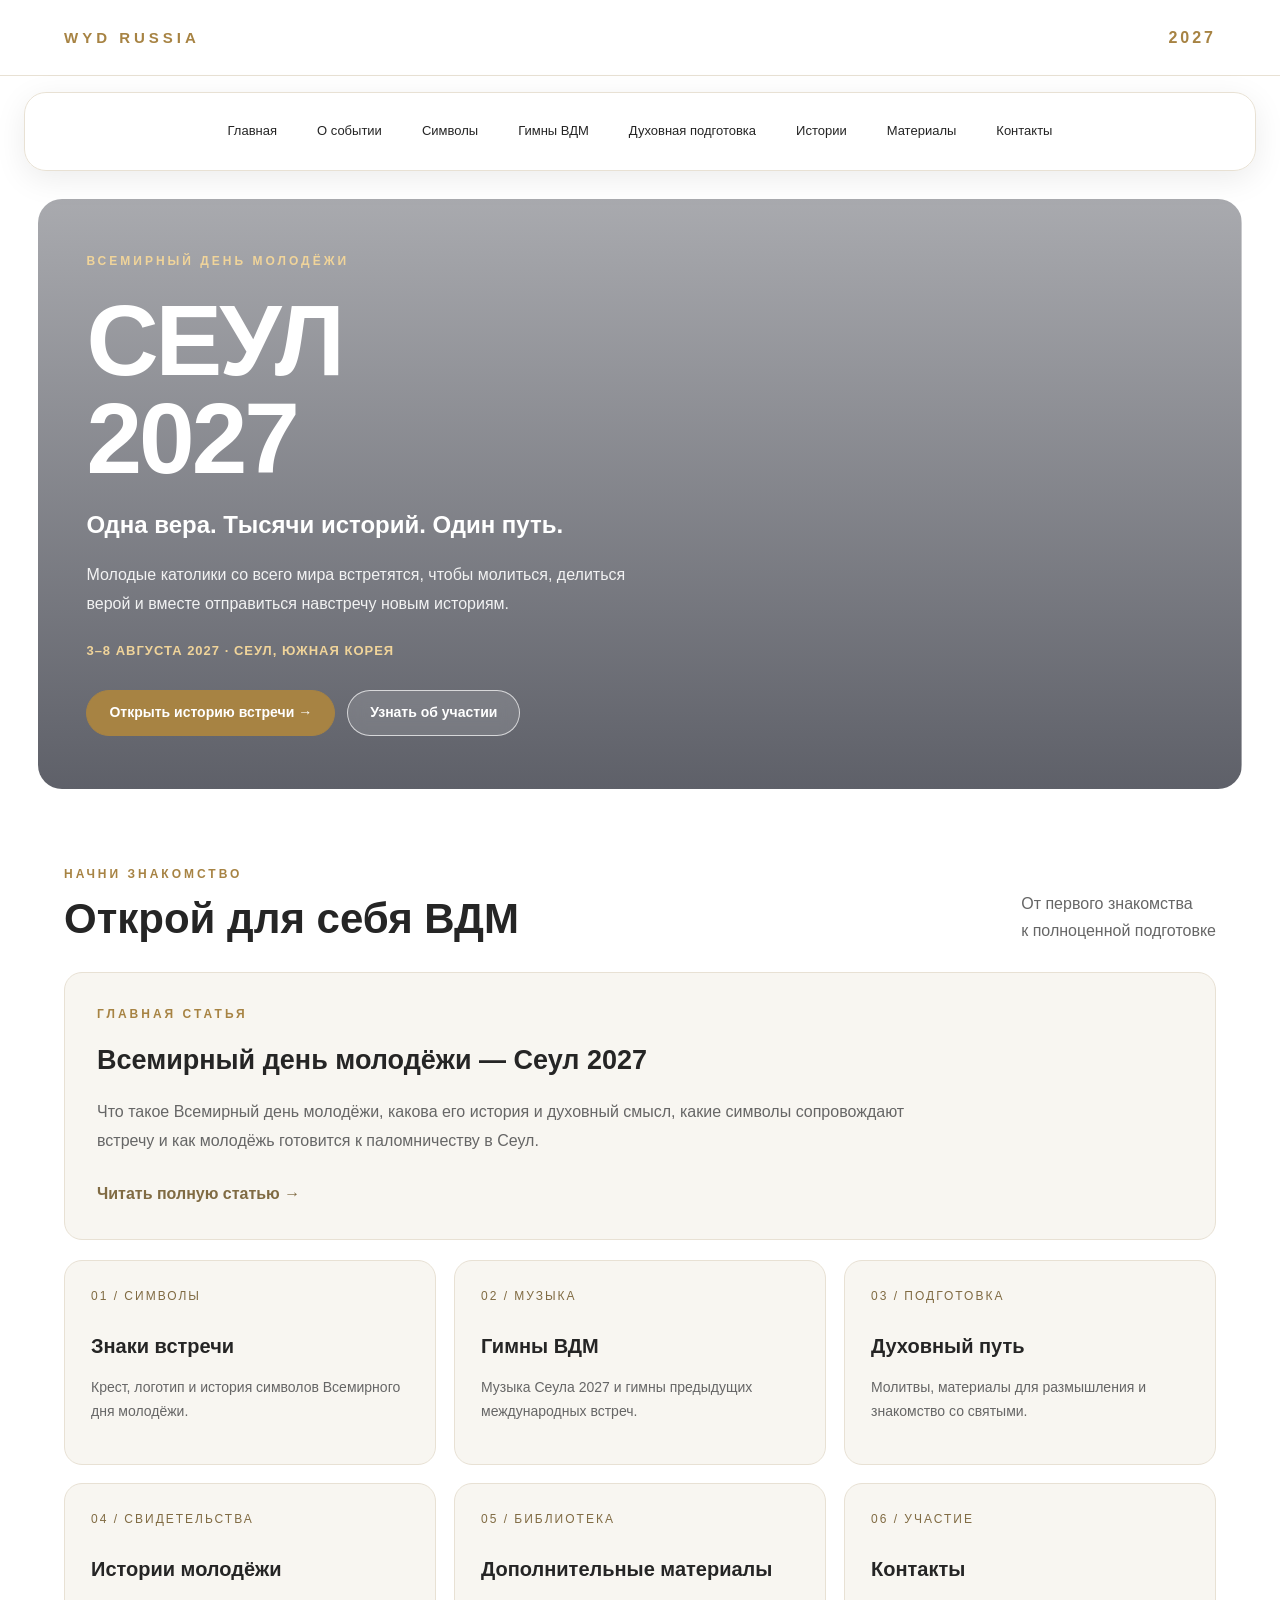
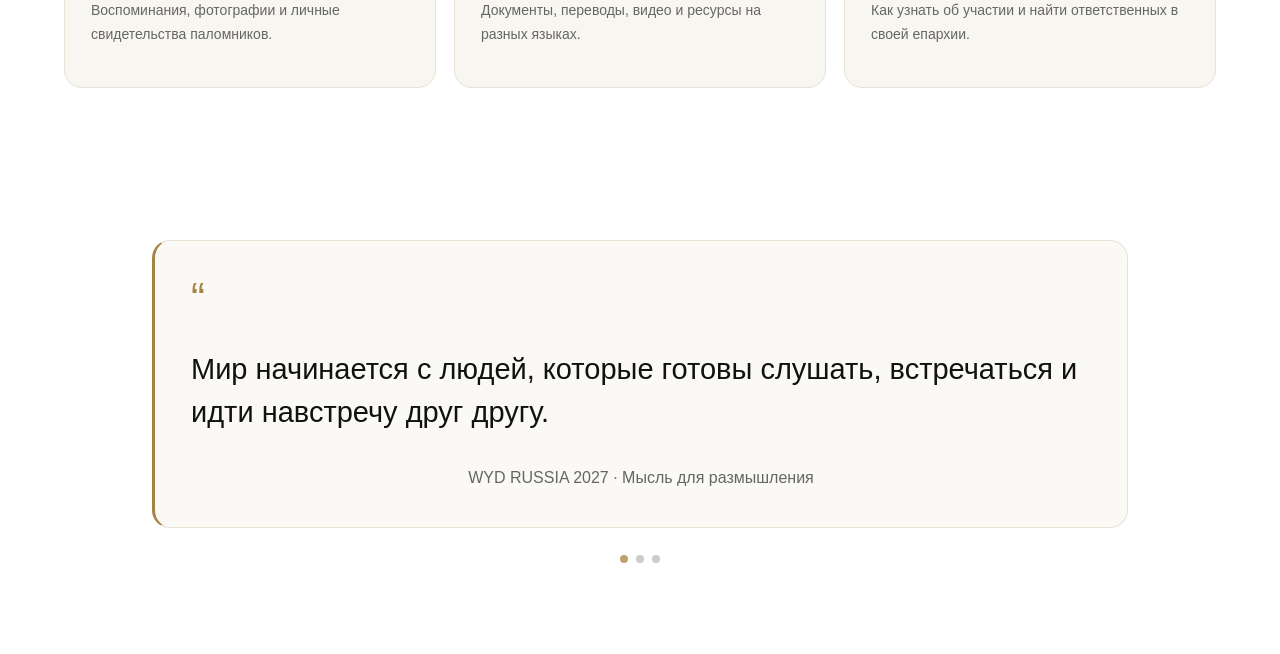
<file: index.html>
<!DOCTYPE html>
<head>
    <meta charset="UTF-8">
    <meta name="viewport" content="width=device-width, initial-scale=1.0">
    <meta name="theme-color" content="#FFFFFF">
    <meta name="description" content="WYD RUSSIA 2027 — информационный site о Всемирном дне молодёжи в Сеуле.">

    <title>WYD RUSSIA 2027 — Сеул</title>

    <!-- Подключаем ваш локальный файл стилей Swiper из папки static -->
    <link rel="stylesheet" href="/swiper.css" />
    <!-- Подключаем ваши стили проекта -->
    <link rel="stylesheet" href="/style.css">
</head>



<body>

<!-- ШАПКА -->
<header class="header">
    <a class="brand" href="/">WYD RUSSIA</a>

    <div class="header-right">
        <div class="year">2027</div>
    </div>
</header>

<!-- ГЛАВНОЕ МЕНЮ -->
<nav class="nav" aria-label="Главное меню">
    <ul>
        <li><a href="/" class="active">Главная</a></li>
        <li><a href="/about">О событии</a></li>
        <li><a href="/symbols">Символы</a></li>
        <li><a href="/music">Гимны ВДМ</a></li>
        <li><a href="/spiritual">Духовная подготовка</a></li>
        <li><a href="/stories">Истории</a></li>
        <li><a href="/materials">Материалы</a></li>
        <li><a href="/contacts">Контакты</a></li>
    </ul>
</nav>

<main>

    <!-- ГЛАВНЫЙ ЭКРАН -->
    <section class="hero">
        <div class="hero-content">

            <div class="eyebrow">
                Всемирный день молодёжи
            </div>

            <h1>СЕУЛ<br>2027</h1>

            <div class="side-label">
                Одна вера. Тысячи историй. Один путь.
            </div>

            <p class="hero-description">
                Молодые католики со всего мира встретятся,
                чтобы молиться, делиться верой и вместе
                отправиться навстречу новым историям.
            </p>

            <div class="date">
                3–8 АВГУСТА 2027 · СЕУЛ, ЮЖНАЯ КОРЕЯ
            </div>

            <div class="actions">
                <a class="button button-primary" href="/about">
                    Открыть историю встречи →
                </a>

                <a class="button button-secondary" href="/contacts">
                    Узнать об участии
                </a>
            </div>

        </div>
    </section>

    <!-- ЗНАКОМСТВО С ВДМ -->
    <section class="section">

        <div class="section-heading">
            <div>
                <div class="eyebrow">Начни знакомство</div>
                <h2>Открой для себя ВДМ</h2>
            </div>

            <div class="section-description">
                От первого знакомства<br>
                к полноценной подготовке
            </div>
        </div>

        <!-- ГЛАВНАЯ СТАТЬЯ -->
        <article class="article-card">
            <div class="eyebrow">Главная статья</div>

            <h3>Всемирный день молодёжи — Сеул 2027</h3>

            <p>
                Что такое Всемирный день молодёжи, какова его история
                и духовный смысл, какие символы сопровождают встречу
                и как молодёжь готовится к паломничеству в Сеул.
            </p>

            <a class="text-link" href="/about">
                Читать полную статью →
            </a>
        </article>

        <!-- КАРТОЧКИ РАЗДЕЛОВ -->
        <div class="cards">

            <a class="feature" href="/symbols">
                <div class="feature-number">01 / СИМВОЛЫ</div>
                <h3>Знаки встречи</h3>
                <p>
                    Крест, логотип и история символов
                    Всемирного дня молодёжи.
                </p>
            </a>

            <a class="feature" href="/music">
                <div class="feature-number">02 / МУЗЫКА</div>
                <h3>Гимны ВДМ</h3>
                <p>
                    Музыка Сеула 2027 и гимны предыдущих
                    международных встреч.
                </p>
            </a>

            <a class="feature" href="/spiritual">
                <div class="feature-number">03 / ПОДГОТОВКА</div>
                <h3>Духовный путь</h3>
                <p>
                    Молитвы, материалы для размышления
                    и знакомство со святыми.
                </p>
            </a>

            <a class="feature" href="/stories">
                <div class="feature-number">04 / СВИДЕТЕЛЬСТВА</div>
                <h3>Истории молодёжи</h3>
                <p>
                    Воспоминания, фотографии и личные
                    свидетельства паломников.
                </p>
            </a>

            <a class="feature" href="/materials">
                <div class="feature-number">05 / БИБЛИОТЕКА</div>
                <h3>Дополнительные материалы</h3>
                <p>
                    Документы, переводы, видео и ресурсы
                    на разных языках.
                </p>
            </a>

            <a class="feature" href="/contacts">
                <div class="feature-number">06 / УЧАСТИЕ</div>
                <h3>Контакты</h3>
                <p>
                    Как узнать об участии и найти ответственных
                    в своей епархии.
                </p>
            </a>

        </div>
    </section>

    <!-- ЦИТАТЫ (СЛАЙДЕР) -->
    <!-- ЦИТАТЫ (СЛАЙДЕР) -->
    <section class="section">
        <div class="swiper mySwiper">
            <div class="swiper-wrapper">

                <!-- Карточка 1 -->
                <div class="swiper-slide">
                    <div class="quote">
                        <div class="quote-mark">“</div>
                        <p style="color: #111111 !important; display: block !important;">Мир начинается с людей, которые готовы слушать, встречаться и идти навстречу друг другу.</p>
                        <div class="section-description" style="color: #666666 !important; text-align: center !important;">WYD RUSSIA 2027 · Мысль для размышления</div>
                    </div>
                </div>

                <!-- Карточка 2 (ИСПРАВЛЕНА: добавлен принудительный показ текста) -->
                <div class="swiper-slide">
                    <div class="quote">
                        <div class="quote-mark">“</div>
                        <p style="color: #111111 !important; display: block !important;">Не бойтесь мечтать о великом! Будьте теми, кто строит мосты, а не возводит стены между народами.</p>
                        <div class="section-description" style="color: #666666 !important; text-align: center !important;">Папа Франциск · Обращение к молодёжи</div>
                    </div>
                </div>

                <!-- Карточка 3 -->
                <div class="swiper-slide">
                    <div class="quote">
                        <div class="quote-mark">“</div>
                        <p style="color: #111111 !important; display: block !important;">Дорогие молодые люди, Церковь нуждается в вашем энтузиазме, вашей радости и вашем желании изменить мир.</p>
                        <div class="section-description" style="color: #666666 !important; text-align: center !important;">Папа Франциск · ВДМ Сеул 2027</div>
                    </div>
                </div>

            </div>
            <!-- Индикаторы-точки под слайдером -->
            <div class="swiper-pagination"></div>
        </div>
    </section>



</main>

<!-- Идеально точная ссылка на скрипты слайдера (без зависаний) -->
</main>

<!-- Подключаем ваш локальный файл скрипта Swiper из папки static -->
<script src="/swiper.js"></script>

<script>
    const swiper = new Swiper('.mySwiper', {
        grabCursor: true,
        slidesPerView: 1,
        spaceBetween: 0, /* Для эффекта fade расстояние между слайдами делаем нулевым */

        // 🌟 ВКЛЮЧАЕМ ЭФФЕКТ ПЛАВНОГО ЗАТУХАНИЯ И ПОЯВЛЕНИЯ
        effect: 'fade',
        fadeEffect: {
            crossFade: true /* Карточки будут плавно растворяться друг в друге */
        },

        pagination: {
            el: '.swiper-pagination',
            clickable: true,
        },

        // Помогает слайдеру правильно пересчитать размеры карточек при загрузке
        observer: true,
        observeParents: true,
    });
</script>


</body>
</html>
</file>
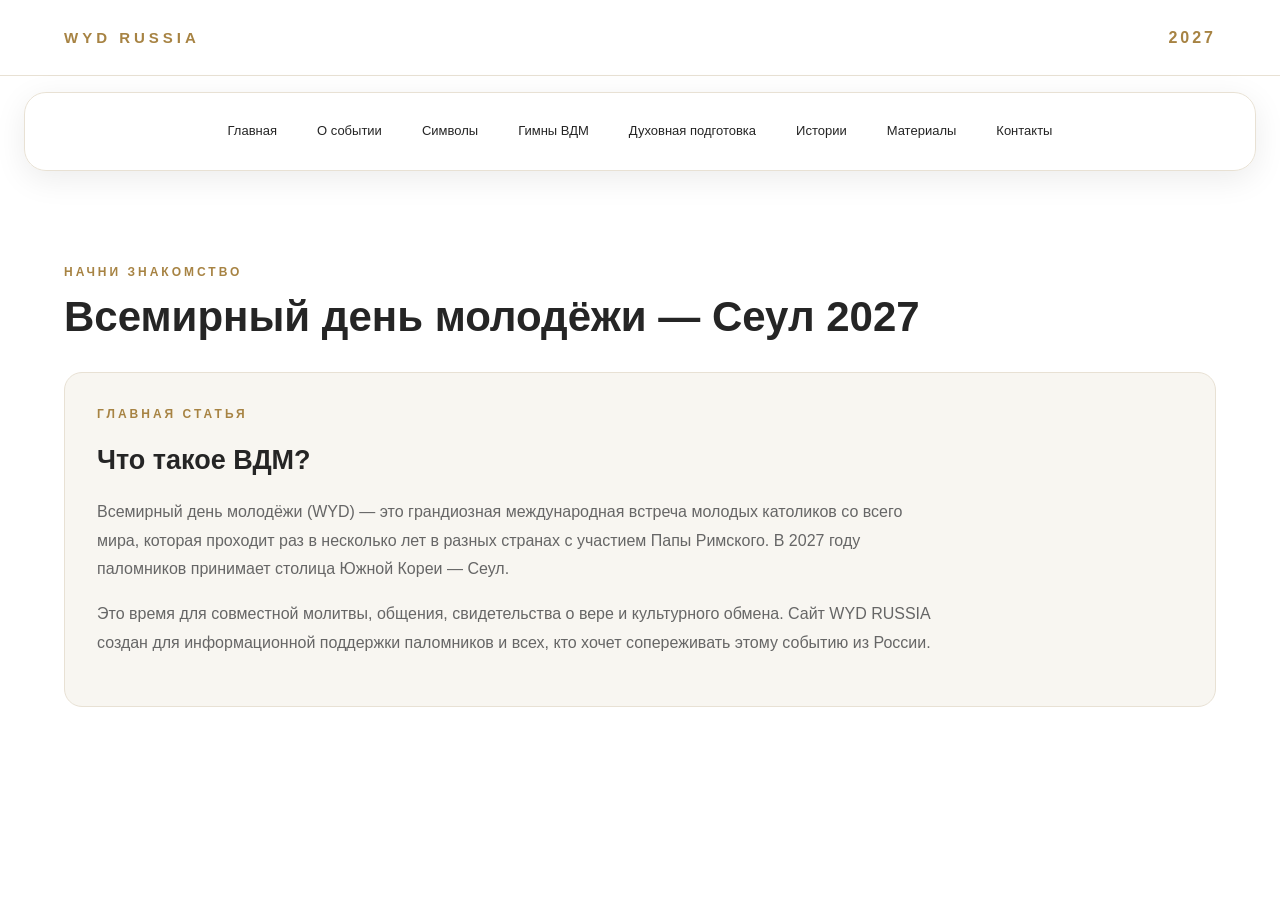
<file: about.html>
<!DOCTYPE html>
<html lang="ru">
<head>
    <meta charset="UTF-8">
    <meta name="viewport" content="width=device-width, initial-scale=1.0">
    <title>О событии — WYD RUSSIA 2027</title>
    <link rel="stylesheet" href="/style.css">
</head>
<body>

<header class="header">
    <a class="brand" href="/">WYD RUSSIA</a>
    <div class="header-right"><div class="year">2027</div></div>
</header>

<nav class="nav" aria-label="Главное меню">
    <ul>
        <li><a href="/">Главная</a></li>
        <li><a href="/about" class="active">О событии</a></li>
        <li><a href="/symbols">Символы</a></li>
        <li><a href="/music">Гимны ВДМ</a></li>
        <li><a href="/spiritual">Духовная подготовка</a></li>
        <li><a href="/stories">Истории</a></li>
        <li><a href="/materials">Материалы</a></li>
        <li><a href="/contacts">Контакты</a></li>
    </ul>
</nav>

<main class="main-content">
    <section class="section">
        <div class="section-heading">
            <div>
                <div class="eyebrow">Начни знакомство</div>
                <h2>Всемирный день молодёжи — Сеул 2027</h2>
            </div>
        </div>

        <article class="article-card" style="margin-top: 30px;">
            <div class="eyebrow">Главная статья</div>
            <h3>Что такое ВДМ?</h3>
            <p>
                Всемирный день молодёжи (WYD) — это грандиозная международная встреча молодых католиков со всего мира,
                которая проходит раз в несколько лет в разных странах с участием Папы Римского. В 2027 году паломников
                принимает столица Южной Кореи — Сеул.
            </p>
            <p style="margin-top: 15px;">
                Это время для совместной молитвы, общения, свидетельства о вере и культурного обмена. Сайт WYD RUSSIA
                создан для информационной поддержки паломников и всех, кто хочет сопереживать этому событию из России.
            </p>
        </article>
    </section>
</main>

</body>
</html>
</file>
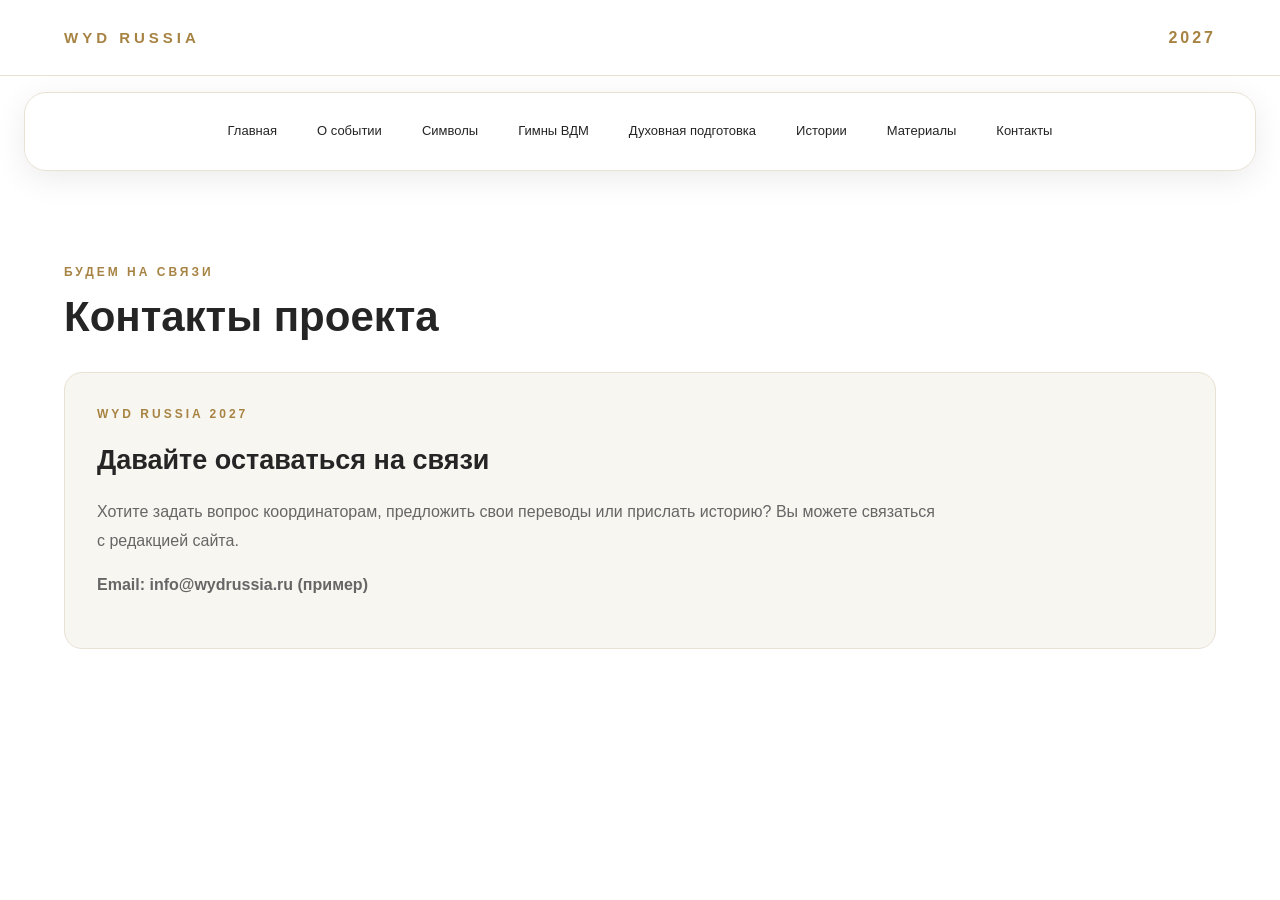
<file: contacts.html>
<!DOCTYPE html>
<html lang="ru">
<head>
    <meta charset="UTF-8">
    <meta name="viewport" content="width=device-width, initial-scale=1.0">
    <title>Контакты — WYD RUSSIA 2027</title>
    <link rel="stylesheet" href="/style.css">
</head>
<body>

<header class="header">
    <a class="brand" href="/">WYD RUSSIA</a>
    <div class="header-right"><div class="year">2027</div></div>
</header>

<nav class="nav" aria-label="Главное меню">
    <ul>
        <li><a href="/">Главная</a></li>
        <li><a href="/about">О событии</a></li>
        <li><a href="/symbols">Символы</a></li>
        <li><a href="/music">Гимны ВДМ</a></li>
        <li><a href="/spiritual">Духовная подготовка</a></li>
        <li><a href="/stories">Истории</a></li>
        <li><a href="/materials">Материалы</a></li>
        <li><a href="/contacts" class="active">Контакты</a></li>
    </ul>
</nav>

<main class="main-content">
    <section class="section">
        <div class="section-heading">
            <div>
                <div class="eyebrow">Будем на связи</div>
                <h2>Контакты проекта</h2>
            </div>
        </div>

        <article class="article-card" style="margin-top: 30px;">
            <div class="eyebrow">WYD RUSSIA 2027</div>
            <h3>Давайте оставаться на связи</h3>
            <p>
                Хотите задать вопрос координаторам, предложить свои переводы или прислать историю?
                Вы можете связаться с редакцией сайта.
            </p>
            <p style="margin-top: 15px; font-weight: bold;">
                Email: info@wydrussia.ru (пример)
            </p>
        </article>
    </section>
</main>

</body>
</html>
</file>
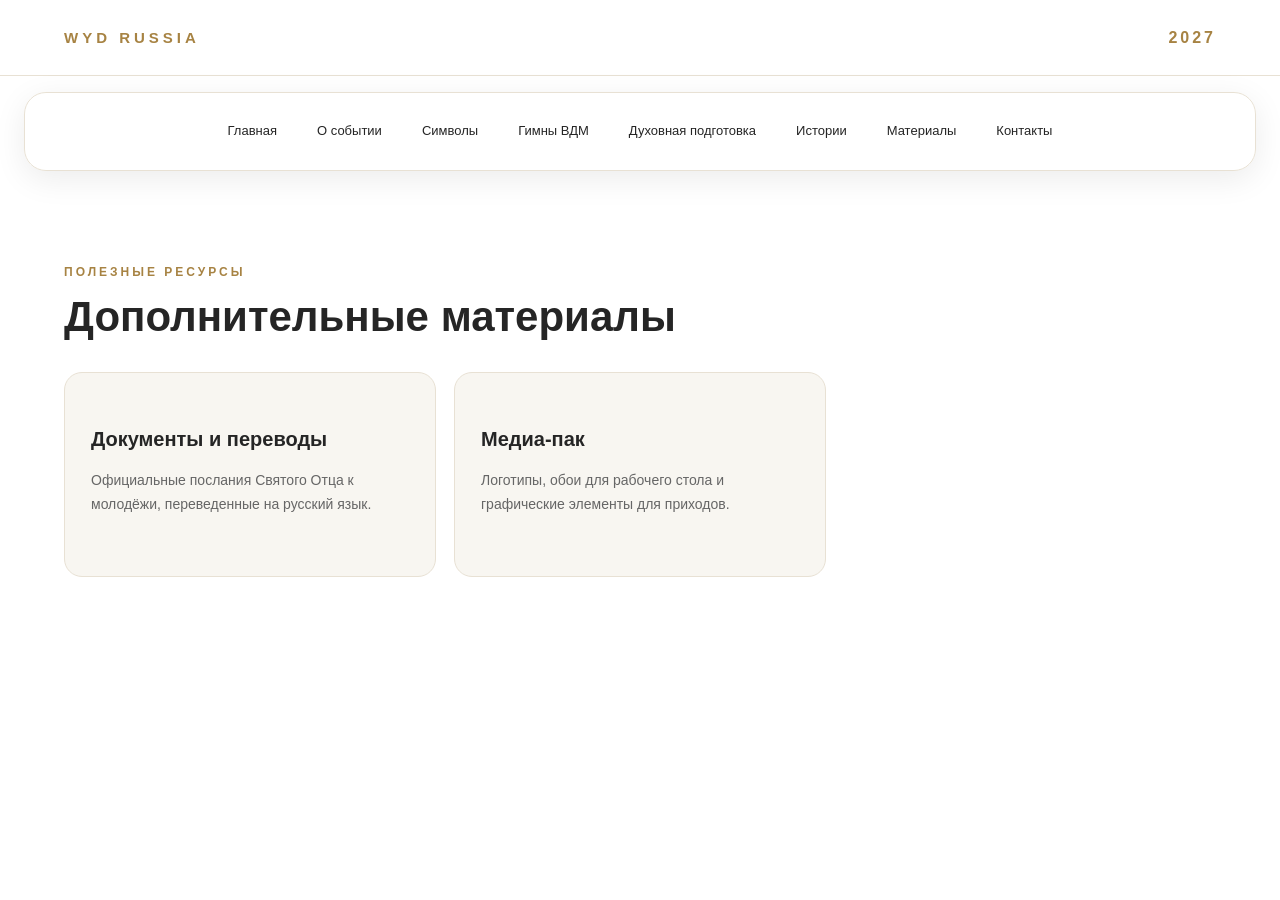
<file: materials.html>
<!DOCTYPE html>
<html lang="ru">
<head>
    <meta charset="UTF-8">
    <meta name="viewport" content="width=device-width, initial-scale=1.0">
    <title>Библиотека материалов — WYD RUSSIA 2027</title>
    <link rel="stylesheet" href="/style.css">
</head>
<body>

<header class="header">
    <a class="brand" href="/">WYD RUSSIA</a>
    <div class="header-right"><div class="year">2027</div></div>
</header>

<nav class="nav" aria-label="Главное меню">
    <ul>
        <li><a href="/">Главная</a></li>
        <li><a href="/about">О событии</a></li>
        <li><a href="/symbols">Символы</a></li>
        <li><a href="/music">Гимны ВДМ</a></li>
        <li><a href="/spiritual">Духовная подготовка</a></li>
        <li><a href="/stories">Истории</a></li>
        <li><a href="/materials" class="active">Материалы</a></li>
        <li><a href="/contacts">Контакты</a></li>
    </ul>
</nav>

<main class="main-content">
    <section class="section">
        <div class="section-heading">
            <div>
                <div class="eyebrow">Полезные ресурсы</div>
                <h2>Дополнительные материалы</h2>
            </div>
        </div>

        <div class="cards" style="margin-top: 30px;">
            <div class="feature">
                <h3>Документы и переводы</h3>
                <p>Официальные послания Святого Отца к молодёжи, переведенные на русский язык.</p>
            </div>
            <div class="feature">
                <h3>Медиа-пак</h3>
                <p>Логотипы, обои для рабочего стола и графические элементы для приходов.</p>
            </div>
        </div>
    </section>
</main>

</body>
</html>
</file>
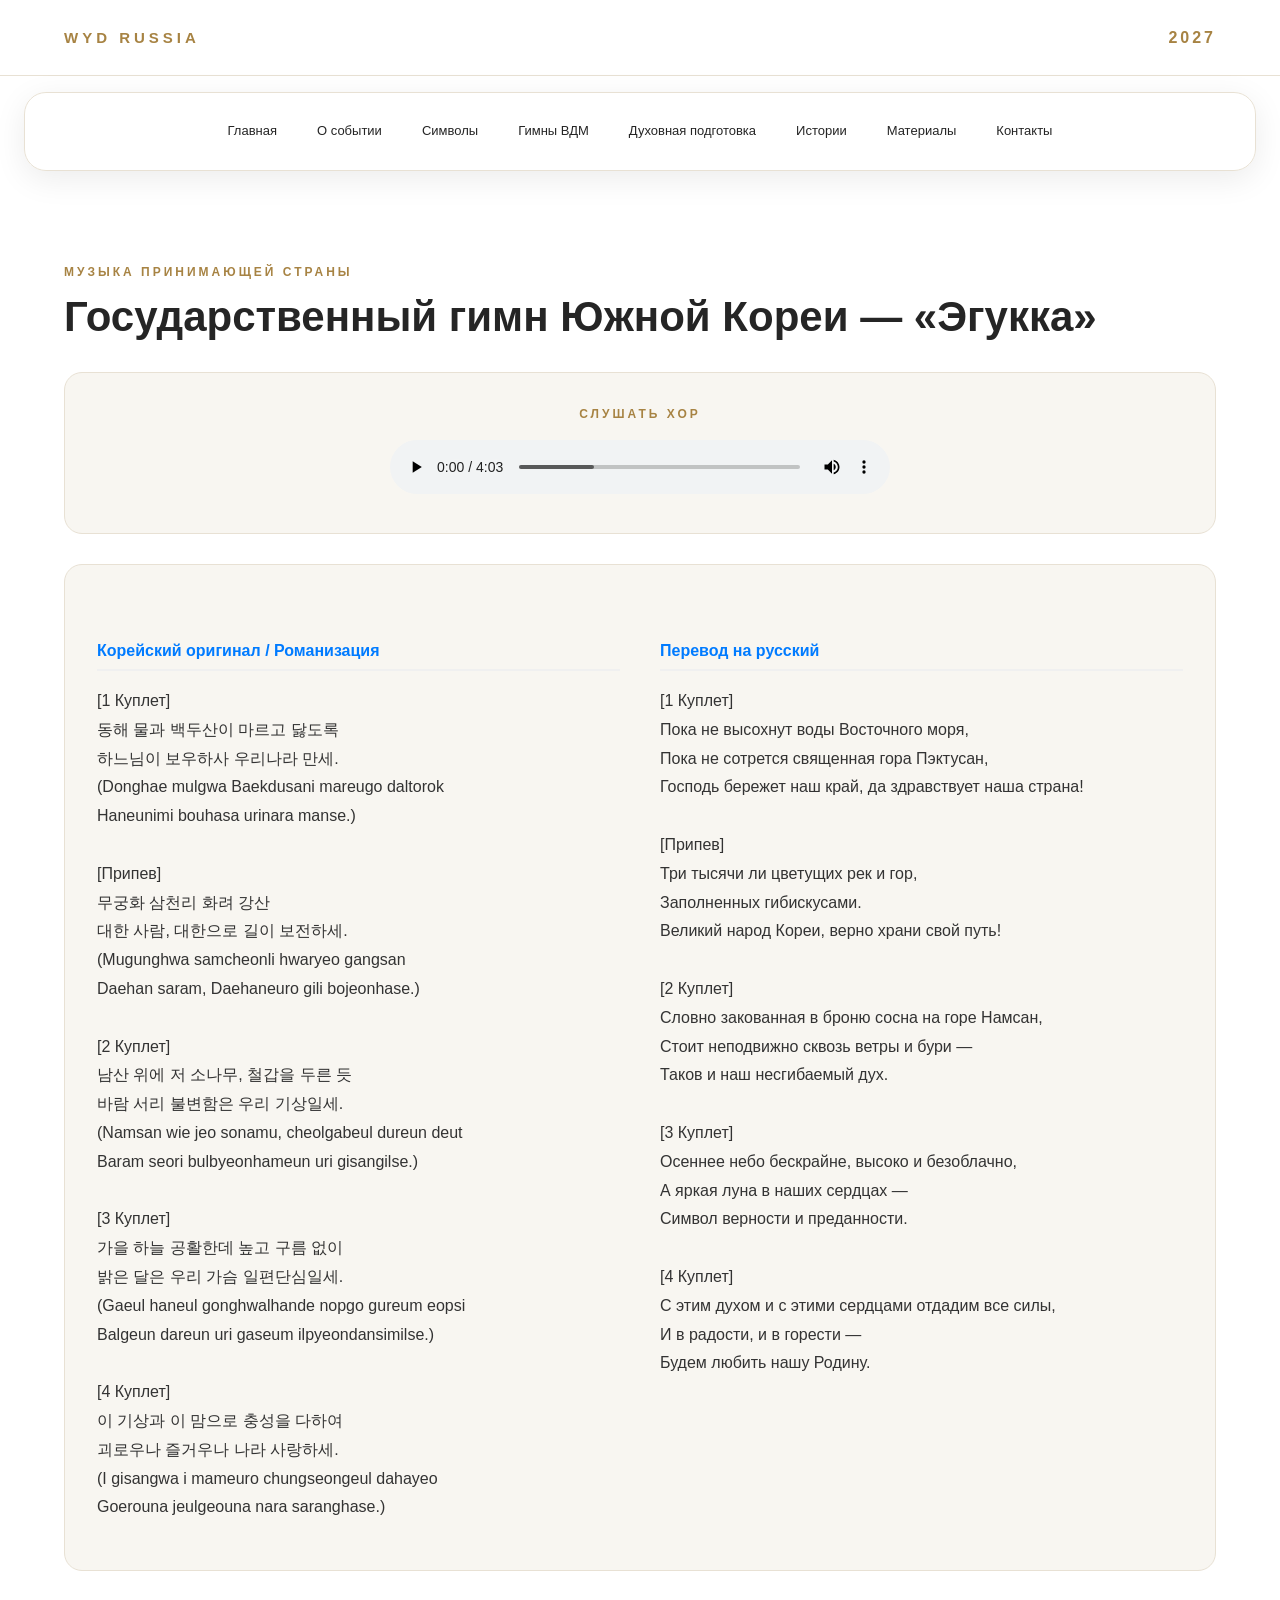
<file: music.html>
<!DOCTYPE html>
<html lang="ru">
<head>
    <meta charset="UTF-8">
    <meta name="viewport" content="width=device-width, initial-scale=1.0">
    <title>Гимны ВДМ — WYD RUSSIA 2027</title>
    <link rel="stylesheet" href="/style.css">
    <style>
        /* Дополнительные стили для красивого отображения двух колонок текста */
        .lyrics-container {
            display: grid;
            grid-template-columns: 1fr 1fr;
            gap: 40px;
            margin-top: 20px;
        }
        .lyrics-column h4 {
            margin-bottom: 15px;
            color: #007bff;
            border-bottom: 2px solid #f0f0f0;
            padding-bottom: 5px;
        }
        .lyrics-text {
            font-family: inherit;
            font-size: 1rem;
            line-height: 1.8;
            color: #333;
            white-space: pre-line;
        }
        @media (max-width: 768px) {
            .lyrics-container {
                grid-template-columns: 1fr;
                gap: 20px;
            }
        }
    </style>
</head>
<body>

<!-- ШАПКА -->
<header class="header">
    <a class="brand" href="/">WYD RUSSIA</a>
    <div class="header-right"><div class="year">2027</div></div>
</header>

<!-- ГЛАВНОЕ МЕНЮ -->
<nav class="nav" aria-label="Главное меню">
    <ul>
        <li><a href="/">Главная</a></li>
        <li><a href="/about">О событии</a></li>
        <li><a href="/symbols">Символы</a></li>
        <li><a href="/music" class="active">Гимны ВДМ</a></li>
        <li><a href="/spiritual">Духовная подготовка</a></li>
        <li><a href="/stories">Истории</a></li>
        <li><a href="/materials">Материалы</a></li>
        <li><a href="/contacts">Контакты</a></li>
    </ul>
</nav>

<main class="main-content">
    <section class="section">
        <div class="section-heading">
            <div>
                <div class="eyebrow">Музыка принимающей страны</div>
                <h2>Государственный гимн Южной Кореи — «Эгукка»</h2>
            </div>
        </div>

        <!-- АУДИОПЛЕЕР -->
        <div class="article-card" style="margin-top: 30px; text-align: center;">
            <div class="eyebrow" style="margin-bottom: 15px;">Слушать хор</div>
            <audio controls style="width: 100%; max-width: 500px;">
                <source src="/gimn2027.mp3" type="audio/mpeg">
                Ваш браузер не поддерживает аудио.
            </audio>
        </div>

        <!-- ТЕКСТ ГИМНА В ДВЕ КОЛОНКИ -->
        <article class="article-card" style="margin-top: 30px;">
            <div class="lyrics-container">

                <!-- ЛЕВАЯ КОЛОНКА (ОРИГИНАЛ И ТРАНСКРИПЦИЯ) -->
                <div class="lyrics-column">
                    <h4>Корейский оригинал / Романизация</h4>
                    <pre class="lyrics-text">
                        [1 Куплет]
                        동해 물과 백두산이 마르고 닳도록
                        하느님이 보우하사 우리나라 만세.
                        (Donghae mulgwa Baekdusani mareugo daltorok
                        Haneunimi bouhasa urinara manse.)

                        [Припев]
                        무궁화 삼천리 화려 강산
                        대한 사람, 대한으로 길이 보전하세.
                        (Mugunghwa samcheonli hwaryeo gangsan
                        Daehan saram, Daehaneuro gili bojeonhase.)

                        [2 Куплет]
                        남산 위에 저 소나무, 철갑을 두른 듯
                        바람 서리 불변함은 우리 기상일세.
                        (Namsan wie jeo sonamu, cheolgabeul dureun deut
                        Baram seori bulbyeonhameun uri gisangilse.)

                        [3 Куплет]
                        가을 하늘 공활한데 높고 구름 없이
                        밝은 달은 우리 가슴 일편단심일세.
                        (Gaeul haneul gonghwalhande nopgo gureum eopsi
                        Balgeun dareun uri gaseum ilpyeondansimilse.)

                        [4 Куплет]
                        이 기상과 이 맘으로 충성을 다하여
                        괴로우나 즐거우나 나라 사랑하세.
                        (I gisangwa i mameuro chungseongeul dahayeo
                        Goerouna jeulgeouna nara saranghase.)
                    </pre>
                </div>

                <!-- ПРАВАЯ КОЛОНКА (ПЕРЕВОД) -->
                <div class="lyrics-column">
                    <h4>Перевод на русский</h4>
                    <pre class="lyrics-text">
                        [1 Куплет]
                        Пока не высохнут воды Восточного моря,
                        Пока не сотрется священная гора Пэктусан,
                        Господь бережет наш край, да здравствует наша страна!

                        [Припев]
                        Три тысячи ли цветущих рек и гор,
                        Заполненных гибискусами.
                        Великий народ Кореи, верно храни свой путь!

                        [2 Куплет]
                        Словно закованная в броню сосна на горе Намсан,
                        Стоит неподвижно сквозь ветры и бури —
                        Таков и наш несгибаемый дух.

                        [3 Куплет]
                        Осеннее небо бескрайне, высоко и безоблачно,
                        А яркая луна в наших сердцах —
                        Символ верности и преданности.

                        [4 Куплет]
                        С этим духом и с этими сердцами отдадим все силы,
                        И в радости, и в горести —
                        Будем любить нашу Родину.
                    </pre>
                </div>

            </div>
        </article>
    </section>
</main>

</body>
</html>
</file>
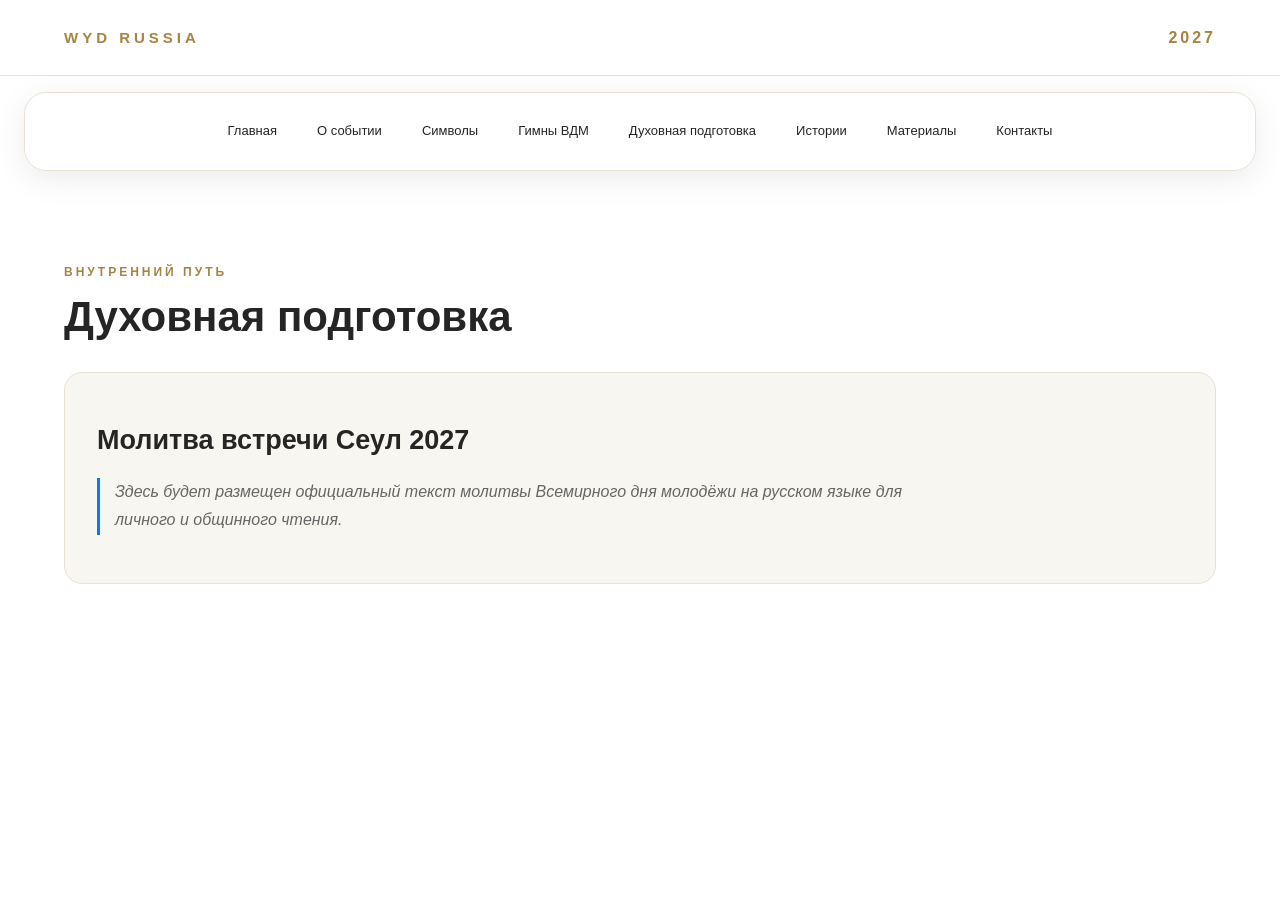
<file: spiritual.html>
<!DOCTYPE html>
<html lang="ru">
<head>
    <meta charset="UTF-8">
    <meta name="viewport" content="width=device-width, initial-scale=1.0">
    <title>Духовный путь — WYD RUSSIA 2027</title>
    <link rel="stylesheet" href="/style.css">
</head>
<body>

<header class="header">
    <a class="brand" href="/">WYD RUSSIA</a>
    <div class="header-right"><div class="year">2027</div></div>
</header>

<nav class="nav" aria-label="Главное меню">
    <ul>
        <li><a href="/">Главная</a></li>
        <li><a href="/about">О событии</a></li>
        <li><a href="/symbols">Символы</a></li>
        <li><a href="/music">Гимны ВДМ</a></li>
        <li><a href="/spiritual" class="active">Духовная подготовка</a></li>
        <li><a href="/stories">Истории</a></li>
        <li><a href="/materials">Материалы</a></li>
        <li><a href="/contacts">Контакты</a></li>
    </ul>
</nav>

<main class="main-content">
    <section class="section">
        <div class="section-heading">
            <div>
                <div class="eyebrow">Внутренний путь</div>
                <h2>Духовная подготовка</h2>
            </div>
        </div>

        <article class="article-card" style="margin-top: 30px;">
            <h3>Молитва встречи Сеул 2027</h3>
            <p style="font-style: italic; border-left: 3px solid #007bff; padding-left: 15px; margin-top: 15px;">
                Здесь будет размещен официальный текст молитвы Всемирного дня молодёжи на русском языке для личного и общинного чтения.
            </p>
        </article>
    </section>
</main>

</body>
</html>
</file>
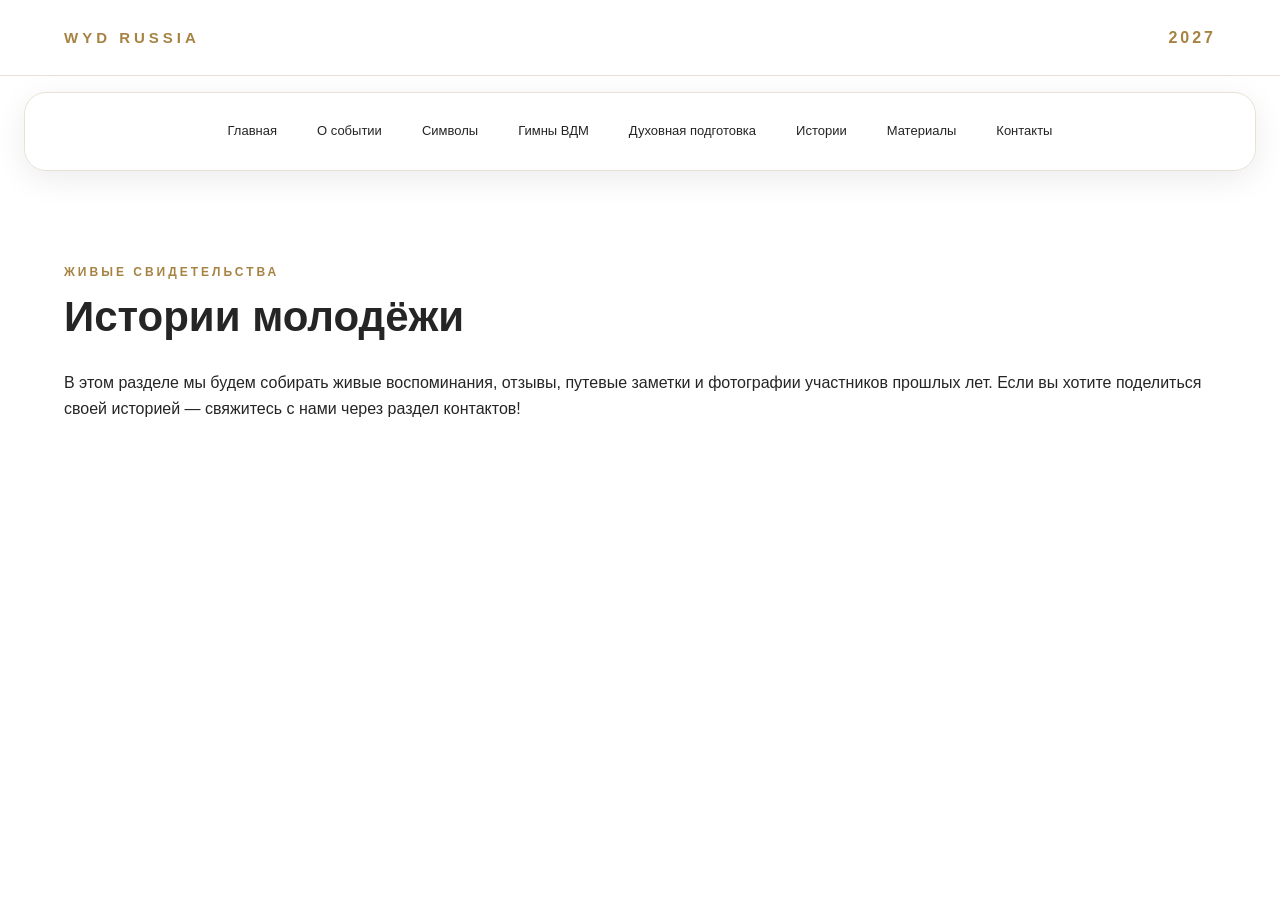
<file: stories.html>
<!DOCTYPE html>
<html lang="ru">
<head>
    <meta charset="UTF-8">
    <meta name="viewport" content="width=device-width, initial-scale=1.0">
    <title>Истории паломников — WYD RUSSIA 2027</title>
    <link rel="stylesheet" href="/style.css">
</head>
<body>

<header class="header">
    <a class="brand" href="/">WYD RUSSIA</a>
    <div class="header-right"><div class="year">2027</div></div>
</header>

<nav class="nav" aria-label="Главное меню">
    <ul>
        <li><a href="/">Главная</a></li>
        <li><a href="/about">О событии</a></li>
        <li><a href="/symbols">Символы</a></li>
        <li><a href="/music">Гимны ВДМ</a></li>
        <li><a href="/spiritual">Духовная подготовка</a></li>
        <li><a href="/stories" class="active">Истории</a></li>
        <li><a href="/materials">Материалы</a></li>
        <li><a href="/contacts">Контакты</a></li>
    </ul>
</nav>

<main class="main-content">
    <section class="section">
        <div class="section-heading">
            <div>
                <div class="eyebrow">Живые свидетельства</div>
                <h2>Истории молодёжи</h2>
            </div>
        </div>

        <p style="margin-top: 20px;">
            В этом разделе мы будем собирать живые воспоминания, отзывы, путевые заметки и фотографии участников прошлых лет.
            Если вы хотите поделиться своей историей — свяжитесь с нами через раздел контактов!
        </p>
    </section>
</main>

</body>
</html>
</file>
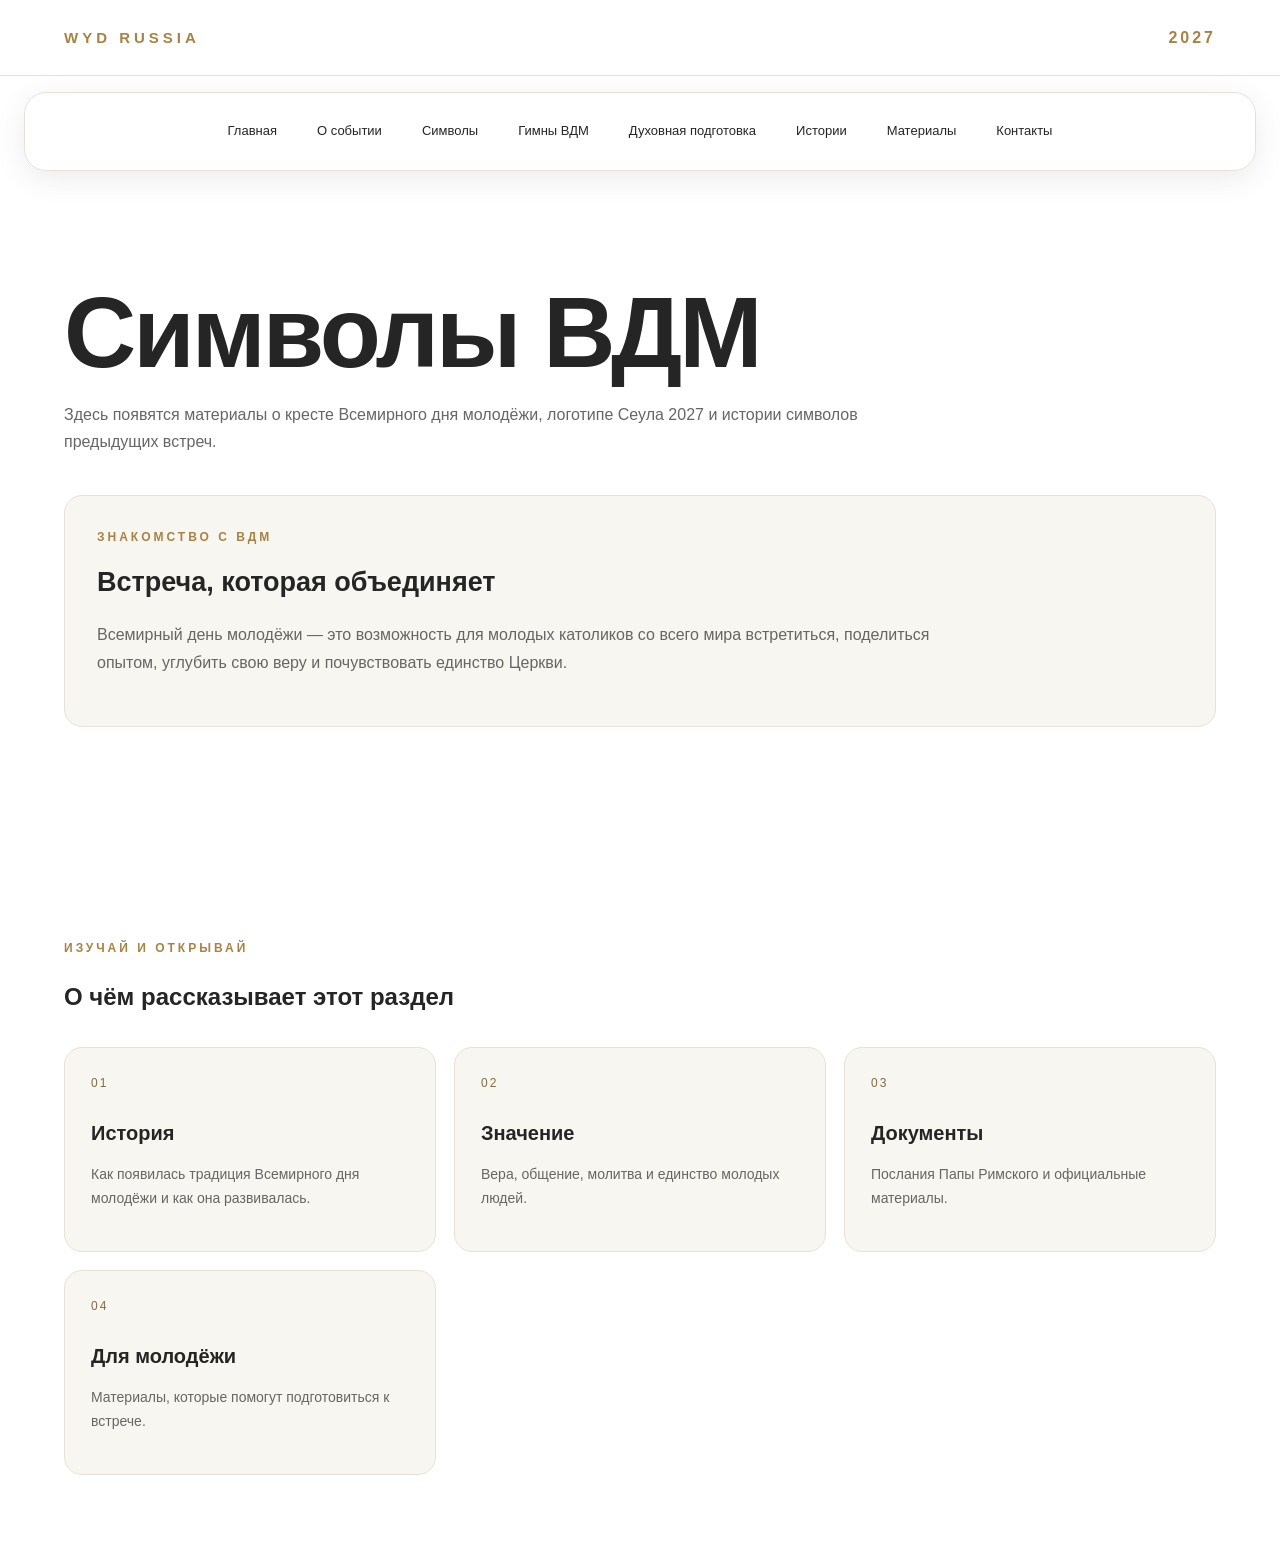
<file: symbols.html>
<!DOCTYPE html>
<html lang="ru">
<head>
    <meta charset="UTF-8">
    <meta name="viewport" content="width=device-width, initial-scale=1.0">
    <title>Символы ВДМ — WYD RUSSIA 2027</title>
    <link rel="stylesheet" href="/style.css">
</head>
<body>

<header class="header">
    <a class="brand" href="/">WYD RUSSIA</a>
    <div class="header-right"><div class="year">2027</div></div>
</header>

<nav class="nav" aria-label="Главное меню">
    <ul>
        <li><a href="/">Главная</a></li>
        <li><a href="/about">О событии</a></li>
        <li><a href="/symbols" class="active">Символы</a></li>
        <li><a href="/music">Гимны ВДМ</a></li>
        <li><a href="/spiritual">Духовная подготовка</a></li>
        <li><a href="/stories">Истории</a></li>
        <li><a href="/materials">Материалы</a></li>
        <li><a href="/contacts">Контакты</a></li>
    </ul>
</nav>

<main class="main-content">
    <section class="section">
        <h1>Символы ВДМ</h1>
        <p class="section-description" style="max-width: 800px; margin-top: 10px;">
            Здесь появятся материалы о кресте Всемирного дня молодёжи, логотипе Сеула 2027 и истории символов предыдущих встреч.
        </p>

        <article class="article-card" style="margin-top: 40px;">
            <div class="eyebrow">Знакомство с ВДМ</div>
            <h3>Встреча, которая объединяет</h3>
            <p>
                Всемирный день молодёжи — это возможность для молодых католиков со всего мира встретиться,
                поделиться опытом, углубить свою веру и почувствовать единство Церкви.
            </p>
        </article>
    </section>

    <section class="section" style="margin-top: 60px;">
        <div class="eyebrow">Изучай и открывай</div>
        <h2>О чём рассказывает этот раздел</h2>

        <div class="cards" style="margin-top: 30px;">
            <div class="feature">
                <div class="feature-number">01</div>
                <h3>История</h3>
                <p>Как появилась традиция Всемирного дня молодёжи и как она развивалась.</p>
            </div>
            <div class="feature">
                <div class="feature-number">02</div>
                <h3>Значение</h3>
                <p>Вера, общение, молитва и единство молодых людей.</p>
            </div>
            <div class="feature">
                <div class="feature-number">03</div>
                <h3>Документы</h3>
                <p>Послания Папы Римского и официальные материалы.</p>
            </div>
            <div class="feature">
                <div class="feature-number">04</div>
                <h3>Для молодёжи</h3>
                <p>Материалы, которые помогут подготовиться к встрече.</p>
            </div>
        </div>
    </section>
</main>

</body>
</html>
</file>
<file: style.css>
:root {
    color-scheme: light;

    --bg: #FFFFFF;
    --panel: #F8F6F1;

    --gold: #A78343;
    --gold-dark: #806B43;

    --text: #252525;
    --muted: #666666;
    --border: #E8E1D4;
}

/* Размеры элементов учитывают внутренние отступы */
* {
    box-sizing: border-box;
}

/* Плавная прокрутка */
html {
    scroll-behavior: smooth;
}

/* Общий стиль страницы */
body {
    margin: 0;
    background: var(--bg);
    color: var(--text);
    font-family: Arial, Helvetica, sans-serif;
    line-height: 1.6;
}

/* Ссылки */
a {
    color: inherit;
    text-decoration: none;
}

button {
    font: inherit;
}

/* =========================================
   2. ШАПКА САЙТА
   ========================================= */

.header {
    min-height: 76px;
    padding: 16px 5%;

    display: flex;
    align-items: center;
    justify-content: space-between;
    gap: 20px;

    border-bottom: 1px solid var(--border);
    background: var(--bg);
}

/* Название сайта */
.brand {
    color: var(--gold);
    font-size: 15px;
    font-weight: 800;
    letter-spacing: 4px;
    white-space: nowrap;
}

/* Правая часть шапки */
.header-right {
    display: flex;
    align-items: center;
    gap: 20px;
}

/* Год */
.year {
    color: var(--gold);
    font-weight: 700;
    letter-spacing: 3px;
}

/* =========================================
   3. ГЛАВНОЕ МЕНЮ
   ========================================= */

.nav {
    display: flex;
    align-items: center;
    justify-content: center;

    width: calc(100% - 48px);
    max-width: 1440px;

    margin: 16px auto;
    padding: 18px 24px;

    /* Полупрозрачный фон с эффектом стекла */
    background: rgba(255, 255, 255, 0.88);
    backdrop-filter: blur(18px) saturate(160%);
    -webkit-backdrop-filter: blur(18px) saturate(160%);

    border: 1px solid var(--border);
    border-radius: 22px;

    box-shadow: 0 8px 32px rgba(0, 0, 0, 0.08);

    position: sticky;
    top: 12px;
    z-index: 10;

    transition:
        background 0.3s ease,
        box-shadow 0.3s ease,
        border-color 0.3s ease;
}

/* Эффект при наведении на меню */
.nav:hover {
    background: rgba(255, 255, 255, 0.97);
    border-color: rgba(167, 131, 67, 0.35);
    box-shadow: 0 12px 38px rgba(0, 0, 0, 0.12);
}

/* Список пунктов меню */
.nav ul {
    display: flex;
    align-items: center;
    justify-content: center;
    flex-wrap: wrap;

    gap: 12px;

    list-style: none;
    margin: 0;
    padding: 0;
}

.nav li {
    list-style: none;
    margin: 0;
    padding: 0;
}

/* Ссылки меню */
.nav a {
    position: relative;
    display: inline-block;

    padding: 10px 14px;

    color: var(--text);
    font-size: 13px;
    font-weight: 500;
    white-space: nowrap;

    border-radius: 12px;

    transition:
        color 0.25s ease,
        background 0.25s ease,
        transform 0.25s ease,
        box-shadow 0.25s ease;
}

/* Золотая линия под пунктом меню */
.nav a::after {
    content: "";

    position: absolute;
    left: 14px;
    right: 14px;
    bottom: 5px;

    height: 2px;
    background: var(--gold);
    border-radius: 2px;

    transform: scaleX(0);
    transform-origin: center;

    transition: transform 0.25s ease;
}

/* Эффект наведения на ссылку */
.nav a:hover {
    color: var(--gold-dark);
    background: rgba(167, 131, 67, 0.08);

    transform: translateY(-2px);
    box-shadow: 0 4px 14px rgba(0, 0, 0, 0.06);
}

.nav a:hover::after {
    transform: scaleX(1);
}

/* =========================================
   4. ГЛАВНЫЙ ЭКРАН С ФОТОГРАФИЕЙ
   ========================================= */

.hero {
    position: relative;

    width: 94%;
    min-height: 590px;

    margin: 28px auto 0;
    overflow: hidden;
    border-radius: 24px;

    /* Фотография Сеула и затемняющий слой */
    background-image:
        linear-gradient(
            rgba(8, 11, 24, 0.35),
            rgba(8, 11, 24, 0.65)
        ),
        url("https://img.pac.ru/landmarks/461440/big/B37BEFEBC0A8801458A9C86FF8C55812.jpg");

    background-size: cover;
    background-position: center;
    background-repeat: no-repeat;

    display: flex;
    align-items: center;
    justify-content: flex-start;

    text-align: left;
    color: #FFFFFF;
}

/* Контейнер текста на главном экране */
.hero-content {
    width: 100%;
    max-width: 900px;
    padding: 48px;

    margin: 0 auto 0 0;

    text-align: left;
}

/* Маленькая надпись над заголовком */
.eyebrow {
    color: #A78343;
    font-size: 12px;
    font-weight: 700;
    letter-spacing: 3px;
    text-transform: uppercase;
}

/* Надпись на главном экране */
.hero .eyebrow {
    color: #F0D49A;
}

/* Заголовок «СЕУЛ 2027» */
h1 {
    margin: 20px 0;

    font-size: clamp(54px, 8vw, 100px);
    line-height: 0.98;
    letter-spacing: -3px;
}

/* Слоган */
.side-label {
    font-size: clamp(18px, 2vw, 24px);
    line-height: 1.5;
    font-weight: 700;
}

/* Описание главного экрана */
.hero-description {
    max-width: 560px;
    margin: 18px 0 0;

    color: rgba(255, 255, 255, 0.9);
    font-size: 16px;
    line-height: 1.8;
}

/* Даты и место проведения */
.date {
    margin-top: 22px;

    color: #F0D49A;
    font-size: 13px;
    font-weight: 700;
    letter-spacing: 1px;
}

/* Контейнер кнопок */
.actions {
    display: flex;
    flex-wrap: wrap;
    justify-content: flex-start;

    gap: 12px;
    margin-top: 28px;
}

/* Общий стиль кнопок */
.button {
    display: inline-flex;

    min-height: 46px;
    align-items: center;
    justify-content: center;

    padding: 0 22px;

    border: 1px solid var(--gold);
    border-radius: 30px;

    font-size: 14px;
    font-weight: 700;

    transition:
        transform 0.2s ease,
        background 0.2s ease;
}

.button:hover {
    transform: translateY(-2px);
}

/* Главная кнопка */
.button-primary {
    color: #FFFFFF;
    background: var(--gold);
}

.button-primary:hover {
    background: var(--gold-dark);
}

/* Вторая кнопка */
.button-secondary {
    color: #FFFFFF;
    background: rgba(255, 255, 255, 0.12);

    border-color: rgba(255, 255, 255, 0.7);
    backdrop-filter: blur(8px);
}

.button-secondary:hover {
    background: rgba(255, 255, 255, 0.22);
}

/* =========================================
   5. СЕКЦИИ САЙТА
   ========================================= */

.section {
    max-width: 1440px;
    margin: 0 auto;
    padding: 76px 5%;
}

/* Заголовок секции и подпись */
.section-heading {
    display: flex;
    align-items: flex-end;
    justify-content: space-between;
    flex-wrap: wrap;

    gap: 20px;
    margin-bottom: 28px;
}

.section-heading h2 {
    margin: 10px 0 0;
    font-size: clamp(28px, 4vw, 42px);
    line-height: 1.2;
}

/* Дополнительное описание */
.section-description {
    color: var(--muted);
    line-height: 1.7;
}

/* =========================================
   6. ГЛАВНАЯ СТАТЬЯ
   ========================================= */

.article-card {
    padding: 32px;

    background: var(--panel);
    border: 1px solid var(--border);
    border-radius: 18px;
}

.article-card h3 {
    margin: 14px 0;
    font-size: 27px;
}

.article-card p {
    max-width: 850px;
    color: var(--muted);
    line-height: 1.8;
}

/* Ссылка на статью */
.text-link {
    display: inline-block;
    margin-top: 10px;

    color: var(--gold-dark);
    font-weight: 700;
}

.text-link:hover {
    text-decoration: underline;
}

/* =========================================
   7. КАРТОЧКИ РАЗДЕЛОВ
   ========================================= */

.cards {
    display: grid;

    /* Три колонки на широком экране */
    grid-template-columns: repeat(3, minmax(0, 1fr));

    gap: 18px;
    margin-top: 20px;
}

/* Одна карточка */
.feature {
    display: block;
    min-height: 205px;
    padding: 26px;

    background: var(--panel);
    border: 1px solid var(--border);
    border-radius: 18px;

    transition:
        border-color 0.2s ease,
        transform 0.2s ease;
}

/* Эффект наведения на карточку */
.feature:hover {
    transform: translateY(-4px);
    border-color: var(--gold);
}

/* Номер категории */
.feature-number {
    color: var(--gold-dark);
    font-size: 12px;
    letter-spacing: 2px;
}

/* Заголовок карточки */
.feature h3 {
    margin: 24px 0 10px;
    font-size: 20px;
}

/* Текст карточки */
.feature p {
    color: var(--muted);
    font-size: 14px;
    line-height: 1.7;
}

/* =========================================
   8. БЛОК С ЦИТАТОЙ
   ========================================= */

.quote {
    padding: 36px;

    background: var(--panel);
    border: 1px solid var(--border);
    border-left: 3px solid var(--gold);
    border-radius: 18px;
}

/* Кавычка */
.quote-mark {
    color: var(--gold);
    font-size: 42px;
    line-height: 1;
}

/* Текст цитаты */
.quote p {
    max-width: 900px;
    font-size: clamp(20px, 3vw, 29px);
    line-height: 1.5;
}

/* =========================================
   9. ПОДВАЛ
   ========================================= */

footer {
    padding: 30px 5%;

    border-top: 1px solid var(--border);

    color: var(--muted);
    font-size: 12px;
    text-align: center;
}

/* =========================================
   10. ПЛАНШЕТЫ
   ========================================= */

@media (max-width: 800px) {
    .nav {
        width: calc(100% - 24px);
        padding: 12px;
        border-radius: 18px;
    }

    .nav ul {
        gap: 4px;
    }

    .nav a {
        padding: 9px 10px;
        font-size: 12px;
    }

    .hero {
        min-height: 520px;
        margin-top: 14px;
    }

    .hero-content {
        padding: 32px;
    }

    h1 {
        letter-spacing: -1.5px;
    }

    .section {
        padding: 56px 20px;
    }

    /* Две колонки карточек */
    .cards {
        grid-template-columns: repeat(2, minmax(0, 1fr));
    }

    .feature {
        min-height: auto;
    }
}

/* =========================================
   11. ТЕЛЕФОНЫ
   ========================================= */

@media (max-width: 520px) {
    .header {
        min-height: 64px;
        padding: 16px;
    }

    .brand {
        font-size: 12px;
        letter-spacing: 2px;
    }

    /* Скрываем год на узком экране */
    .year {
        display: none;
    }

    .nav {
        justify-content: flex-start;
        padding: 12px;
    }

    .nav ul {
        justify-content: flex-start;
    }

    .hero {
        width: calc(100% - 24px);
        min-height: 540px;

        margin: 14px auto 0;

        background-position: center;
    }

    .hero-content {
        padding: 28px 20px;
    }

    h1 {
        font-size: clamp(48px, 14vw, 72px);
    }

    .eyebrow {
        font-size: 10px;
        letter-spacing: 2px;
    }

    .hero-description {
        font-size: 14px;
    }

    .date {
        font-size: 11px;
        line-height: 1.7;
    }

    /* Кнопки располагаются друг под другом */
    .actions {
        align-items: flex-start;
        flex-direction: column;
    }

    .button {
        width: 100%;
        max-width: 320px;
    }

    /* Одна колонка карточек */
    .cards {
        grid-template-columns: 1fr;
    }

    .article-card,
    .quote {
        padding: 22px;
    }

    .article-card h3 {
        font-size: 23px;
    }
}

/* =========================================
   12. УЧЁТ НАСТРОЕК АНИМАЦИИ УСТРОЙСТВА
   ========================================= */

@media (prefers-reduced-motion: reduce) {
    *,
    *::before,
    *::after {
        scroll-behavior: auto !important;
        transition: none !important;
    }
}
/* Принудительно выстраиваем ленту слайдов в одну горизонтальную линию */
.swiper-wrapper {
  display: flex !important;
  flex-direction: row !important;
}

/* Делаем так, чтобы каждый слайд занимал всю ширину и центрировал цитату */
.swiper-slide {
  flex-shrink: 0 !important;
  width: 100% !important;
  display: flex !important;
  justify-content: center !important;
}

/* Добавляем отступ снизу для точек пагинации */
.swiper {
  padding-bottom: 40px !important;
}
/* Принудительно выстраиваем ленту слайдов в одну горизонтальную линию */
.swiper-wrapper {
  display: flex !important;
  flex-direction: row !important;
}

/* Делаем так, чтобы каждый слайд занимал всю ширину и центрировал цитату */
.swiper-slide {
  flex-shrink: 0 !important;
  width: 100% !important;
  display: flex !important;
  justify-content: center !important;
}

/* Добавляем отступ снизу для точек пагинации */
.swiper {
  padding-bottom: 40px !important;
}
/* Принудительно выстраиваем ленту слайдов в одну горизонтальную линию */
.swiper-wrapper {
  display: flex !important;
  flex-direction: row !important;
}

/* Делаем так, чтобы каждый слайд занимал всю ширину и центрировал цитату */
.swiper-slide {
  flex-shrink: 0 !important;
  width: 100% !important;
  display: flex !important;
  justify-content: center !important;
}

/* Добавляем отступ снизу для точек пагинации */
.swiper {
  padding-bottom: 40px !important;
}
/* Принудительно выстраиваем ленту слайдов в одну горизонтальную линию */
.swiper-wrapper {
  display: flex !important;
  flex-direction: row !important;
}

/* Делаем так, чтобы каждый слайд занимал всю ширину и центрировал цитату */
.swiper-slide {
  flex-shrink: 0 !important;
  width: 100% !important;
  display: flex !important;
  justify-content: center !important;
}

/* Добавляем отступ снизу для точек пагинации */
.swiper {
  padding-bottom: 40px !important;
}
/* Принудительно выстраиваем ленту слайдов в одну горизонтальную линию */
.swiper-wrapper {
  display: flex !important;
  flex-direction: row !important;
}

/* Делаем так, чтобы каждый слайд занимал всю ширину и центрировал цитату */
.swiper-slide {
  flex-shrink: 0 !important;
  width: 100% !important;
  display: flex !important;
  justify-content: center !important;
}

/* Добавляем отступ снизу для точек пагинации */
.swiper {
  padding-bottom: 40px !important;
}
/* Принудительно выстраиваем ленту слайдов в одну горизонтальную линию */
.swiper-wrapper {
  display: flex !important;
  flex-direction: row !important;
}

/* Делаем так, чтобы каждый слайд занимал всю ширину и центрировал цитату */
.swiper-slide {
  flex-shrink: 0 !important;
  width: 100% !important;
  display: flex !important;
  justify-content: center !important;
}

/* Добавляем отступ снизу для точек пагинации */
.swiper {
  padding-bottom: 40px !important;
}
/* Принудительно выстраиваем ленту слайдов в одну горизонтальную линию */
.swiper-wrapper {
  display: flex !important;
  flex-direction: row !important;
}

/* Делаем так, чтобы каждый слайд занимал всю ширину и центрировал цитату */
.swiper-slide {
  flex-shrink: 0 !important;
  width: 100% !important;
  display: flex !important;
  justify-content: center !important;
}

/* Добавляем отступ снизу для точек пагинации */
.swiper {
  padding-bottom: 40px !important;
}
/* Принудительно выстраиваем ленту слайдов в одну горизонтальную линию */
.swiper-wrapper {
  display: flex !important;
  flex-direction: row !important;
}

/* Делаем так, чтобы каждый слайд занимал всю ширину и центрировал цитату */
.swiper-slide {
  flex-shrink: 0 !important;
  width: 100% !important;
  display: flex !important;
  justify-content: center !important;
}

/* Добавляем отступ снизу для точек пагинации */
.swiper {
  padding-bottom: 40px !important;
}
/* Принудительно выстраиваем ленту слайдов в одну горизонтальную линию */
.swiper-wrapper {
  display: flex !important;
  flex-direction: row !important;
}

/* Делаем так, чтобы каждый слайд занимал всю ширину и центрировал цитату */
.swiper-slide {
  flex-shrink: 0 !important;
  width: 100% !important;
  display: flex !important;
  justify-content: center !important;
}

/* Добавляем отступ снизу для точек пагинации */
.swiper {
  padding-bottom: 40px !important;
}
/* Принудительно выстраиваем ленту слайдов в одну горизонтальную линию */
.swiper-wrapper {
  display: flex !important;
  flex-direction: row !important;
}

/* Делаем так, чтобы каждый слайд занимал всю ширину и центрировал цитату */
.swiper-slide {
  flex-shrink: 0 !important;
  width: 100% !important;
  display: flex !important;
  justify-content: center !important;
}

/* Добавляем отступ снизу для точек пагинации */
.swiper {
  padding-bottom: 40px !important;
}
/* Принудительно выстраиваем ленту слайдов в одну горизонтальную линию */
.swiper-wrapper {
  display: flex !important;
  flex-direction: row !important;
}

/* Делаем так, чтобы каждый слайд занимал всю ширину и центрировал цитату */
.swiper-slide {
  flex-shrink: 0 !important;
  width: 100% !important;
  display: flex !important;
  justify-content: center !important;
}

/* Добавляем отступ снизу для точек пагинации */
.swiper {
  padding-bottom: 40px !important;
}
/* Принудительно выстраиваем ленту слайдов в одну горизонтальную линию */
.swiper-wrapper {
  display: flex !important;
  flex-direction: row !important;
}

/* Делаем так, чтобы каждый слайд занимал всю ширину и центрировал цитату */
.swiper-slide {
  flex-shrink: 0 !important;
  width: 100% !important;
  display: flex !important;
  justify-content: center !important;
}

/* Добавляем отступ снизу для точек пагинации */
.swiper {
  padding-bottom: 40px !important;
}
/* Принудительно выстраиваем ленту слайдов в одну горизонтальную линию */
.swiper-wrapper {
  display: flex !important;
  flex-direction: row !important;
}

/* Делаем так, чтобы каждый слайд занимал всю ширину и центрировал цитату */
.swiper-slide {
  flex-shrink: 0 !important;
  width: 100% !important;
  display: flex !important;
  justify-content: center !important;
}

/* Добавляем отступ снизу для точек пагинации */
.swiper {
  padding-bottom: 40px !important;
}
/* Принудительно выстраиваем ленту слайдов в одну горизонтальную линию */
.swiper-wrapper {
  display: flex !important;
  flex-direction: row !important;
}

/* Делаем так, чтобы каждый слайд занимал всю ширину и центрировал цитату */
.swiper-slide {
  flex-shrink: 0 !important;
  width: 100% !important;
  display: flex !important;
  justify-content: center !important;
}

/* Добавляем отступ снизу для точек пагинации */
.swiper {
  padding-bottom: 40px !important;
}
/* Принудительно выстраиваем ленту слайдов в одну горизонтальную линию */
.swiper-wrapper {
  display: flex !important;
  flex-direction: row !important;
}

/* Делаем так, чтобы каждый слайд занимал всю ширину и центрировал цитату */
.swiper-slide {
  flex-shrink: 0 !important;
  width: 100% !important;
  display: flex !important;
  justify-content: center !important;
}

/* Добавляем отступ снизу для точек пагинации */
.swiper {
  padding-bottom: 40px !important;
}
/* Принудительно выстраиваем ленту слайдов в одну горизонтальную линию */
.swiper-wrapper {
  display: flex !important;
  flex-direction: row !important;
}

/* Делаем так, чтобы каждый слайд занимал всю ширину и центрировал цитату */
.swiper-slide {
  flex-shrink: 0 !important;
  width: 100% !important;
  display: flex !important;
  justify-content: center !important;
}

/* Добавляем отступ снизу для точек пагинации */
.swiper {
  padding-bottom: 40px !important;
}
/* Принудительно выстраиваем ленту слайдов в одну горизонтальную линию */
.swiper-wrapper {
  display: flex !important;
  flex-direction: row !important;
}

/* Делаем так, чтобы каждый слайд занимал всю ширину и центрировал цитату */
.swiper-slide {
  flex-shrink: 0 !important;
  width: 100% !important;
  display: flex !important;
  justify-content: center !important;
}

/* Добавляем отступ снизу для точек пагинации */
.swiper {
  padding-bottom: 40px !important;
}
/* Принудительно выстраиваем ленту слайдов в одну горизонтальную линию */
.swiper-wrapper {
  display: flex !important;
  flex-direction: row !important;
}

/* Делаем так, чтобы каждый слайд занимал всю ширину и центрировал цитату */
.swiper-slide {
  flex-shrink: 0 !important;
  width: 100% !important;
  display: flex !important;
  justify-content: center !important;
}

/* Добавляем отступ снизу для точек пагинации */
.swiper {
  padding-bottom: 40px !important;
}
/* Добавляем поддержку свайпа пальцем для самой ленты */
.swiper-wrapper {
  display: flex !important;
  flex-direction: row !important;

  /* ВОТ ЭТИ ДВЕ СТРОЧКИ ВКЛЮЧАЮТ СВАЙП: */
  overflow-x: auto !important;
  scroll-snap-type: x mandatory !important;
}

/* Делаем так, чтобы карточки примагничивались ровно по центру экрана */
.swiper-slide {
  flex-shrink: 0 !important;
  width: 100% !important;
  display: flex !important;
  justify-content: center !important;

  /* ВОТ ЭТА СТРОЧКА МАГНИТИТ КАРТОЧКУ: */
  scroll-snap-align: center !important;
}

/* Скрываем некрасивую полосу прокрутки снизу (скроллбар) */
.swiper-wrapper::-webkit-scrollbar {
  display: none !important;
}
.swiper {
  width: 100%;
  padding-bottom: 50px !important;
}

/* Центрируем карточки внутри слайдов */
.swiper-slide {
  display: flex;
  justify-content: center;
  align-items: center;
}

/* Красим активную точку пагинации в золотистый цвет */
.swiper-pagination-bullet-active {
  background: #bfa36f !important;
}
/* Принудительно красим текст внутри ВСЕХ слайдов в правильные темные цвета */
.swiper-slide .quote p {
  color: #111111 !important; /* Насыщенный темный цвет для самой цитаты */
}

.swiper-slide .quote .section-description {
  color: #666666 !important; /* Аккуратный серый цвет для подписи автора */
  text-align: center !important; /* Центрируем подпись автора, чтобы было красиво */
}
/* Принудительно возвращаем бежевый фон и видимость для ВСЕХ карточек */
.swiper-slide .quote {
  background-color: #FAF9F6 !important;
  display: block !important;
  opacity: 1 !important;
  visibility: visible !important;
}
/* Принудительно заставляем активный слайд стать видимым на 100% */
.swiper-slide-active {
  opacity: 1 !important;
  visibility: visible !important;
}

.swiper-slide-active .quote {
  background-color: #FAF9F6 !important; /* Гарантируем бежевый фон */
  display: block !important;
}
</file>
